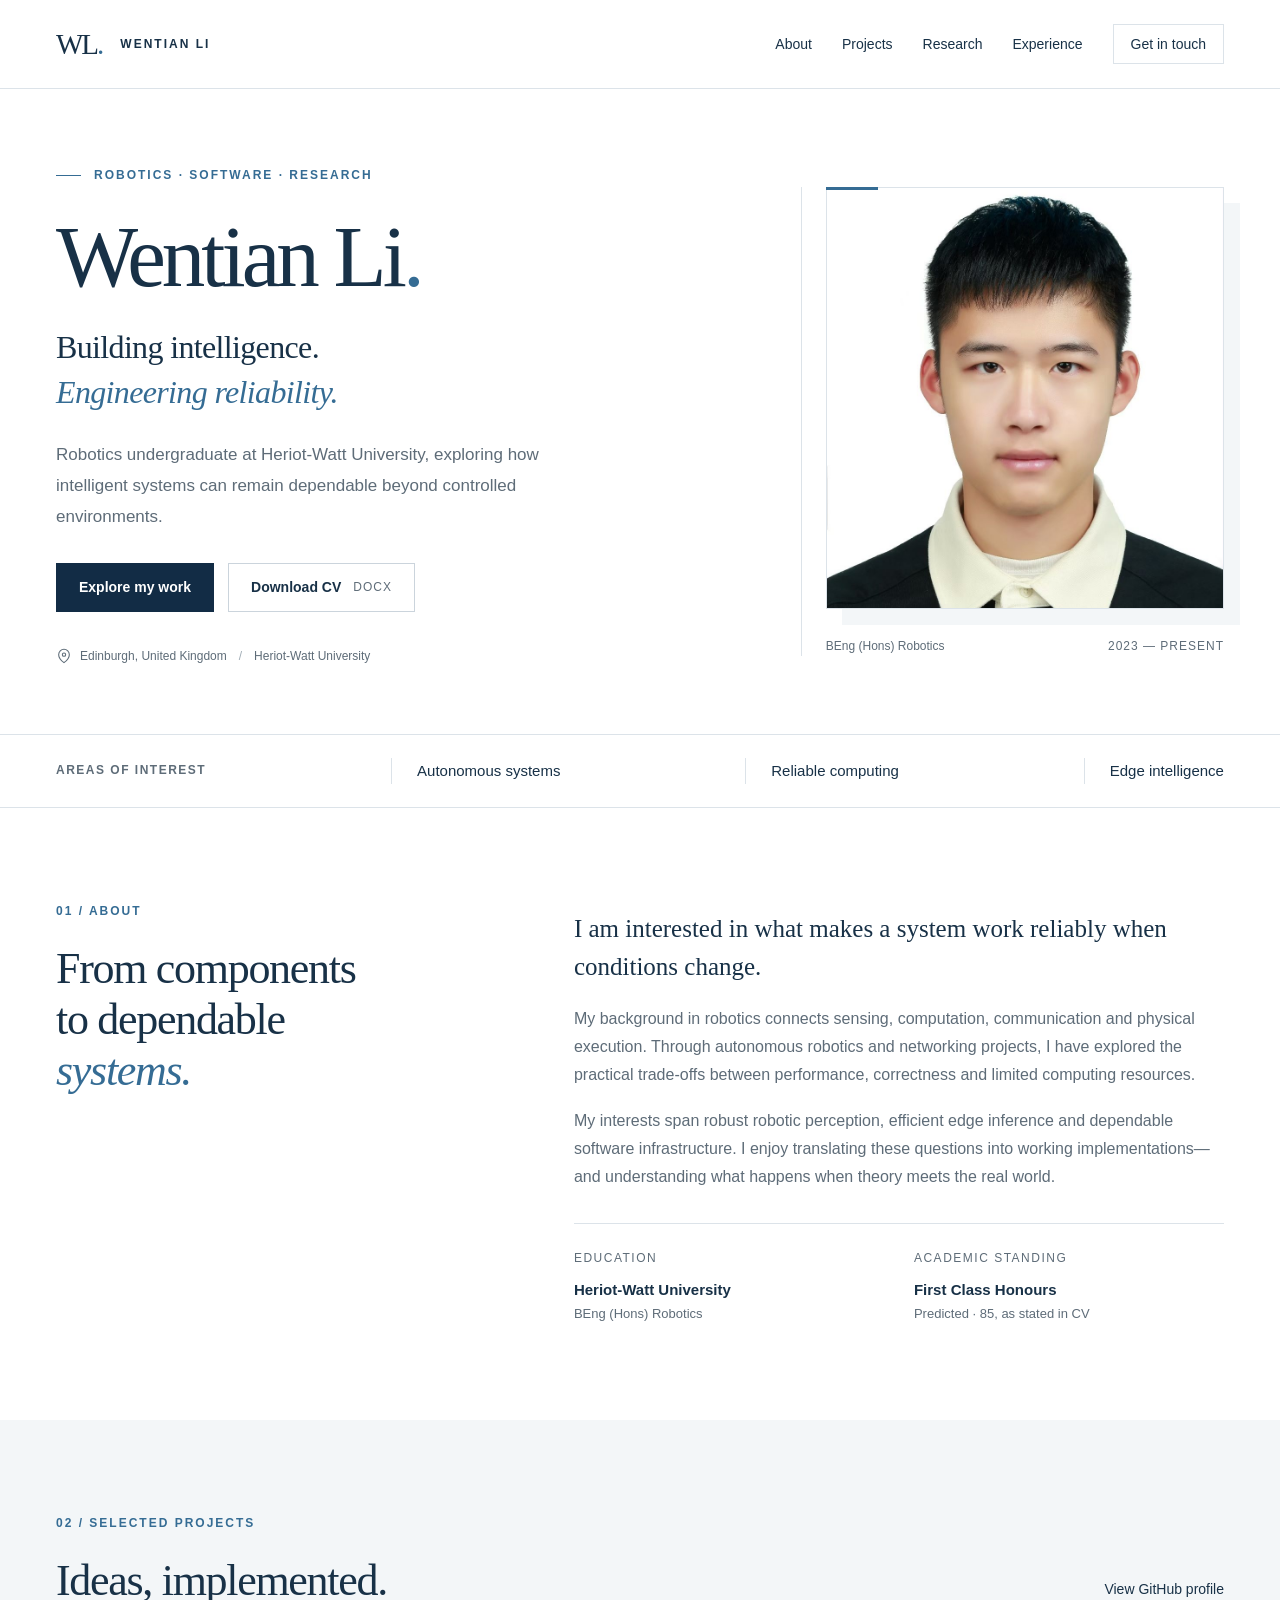
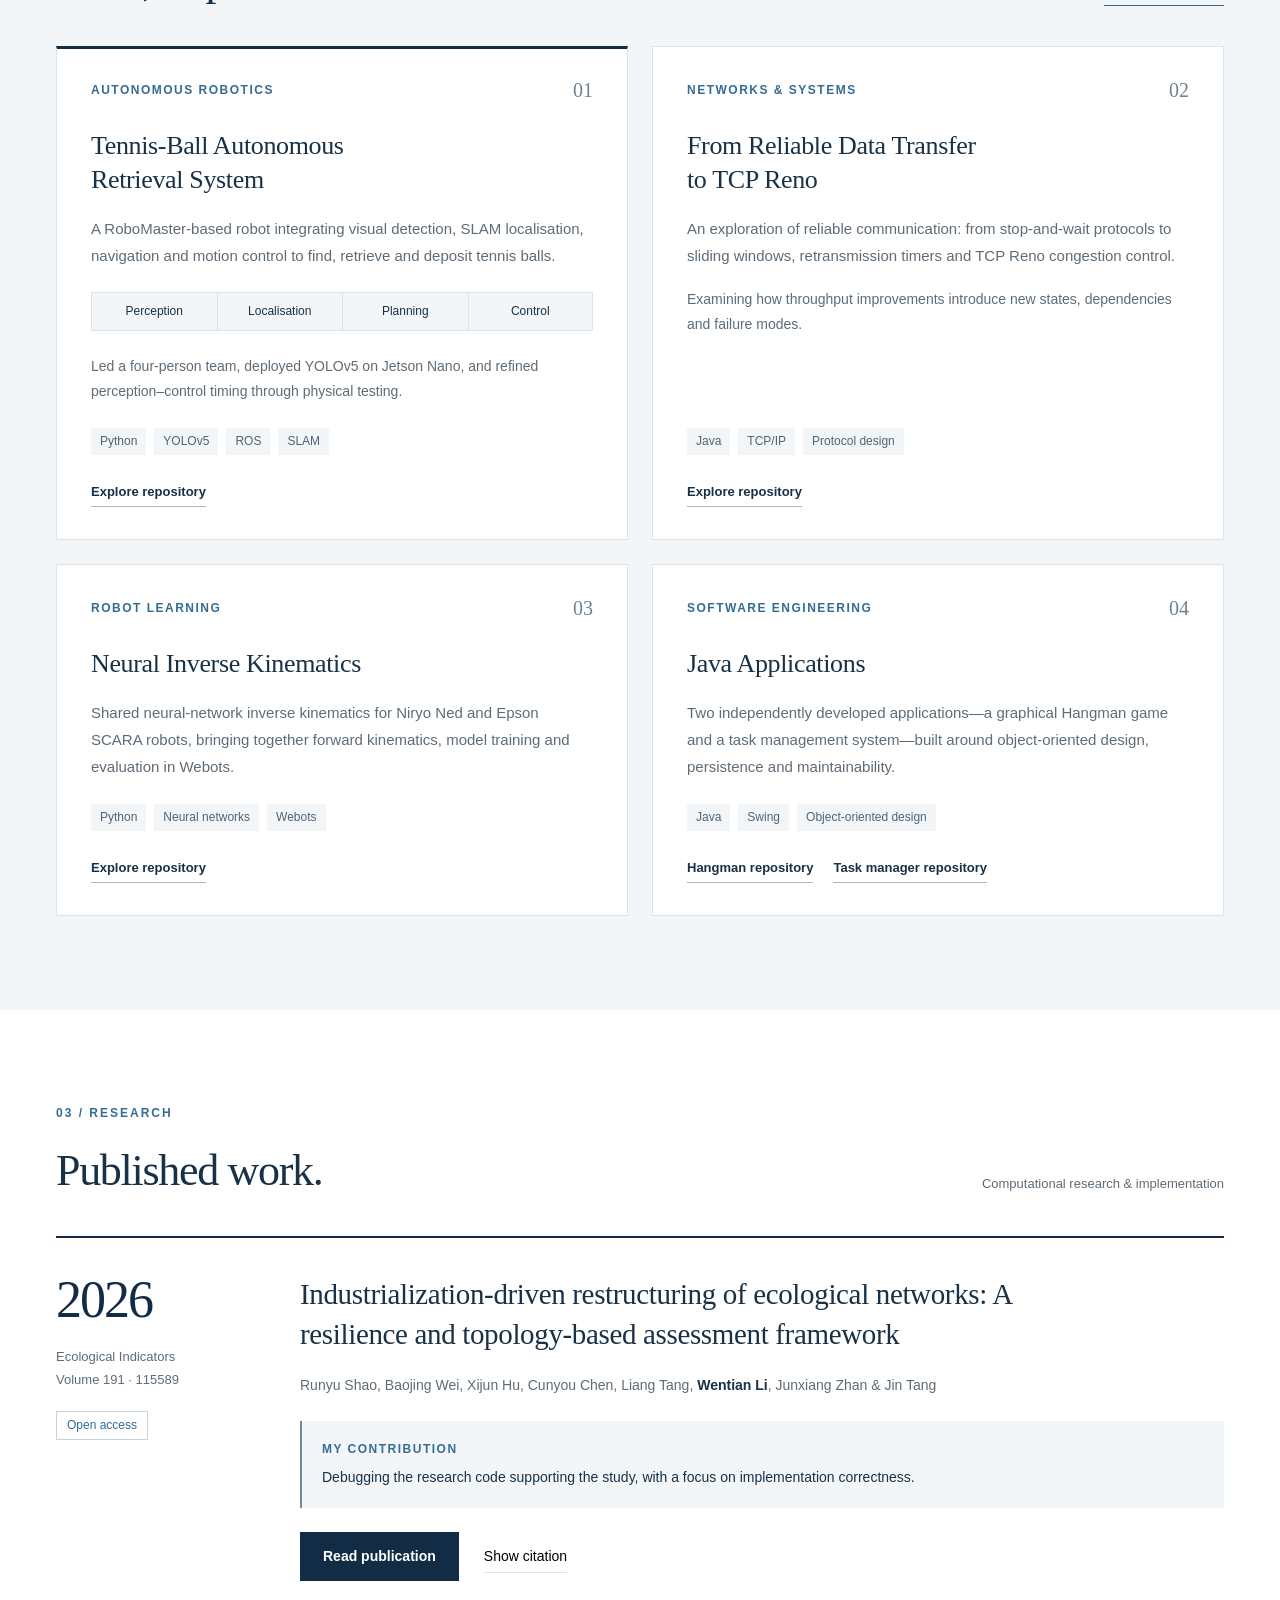
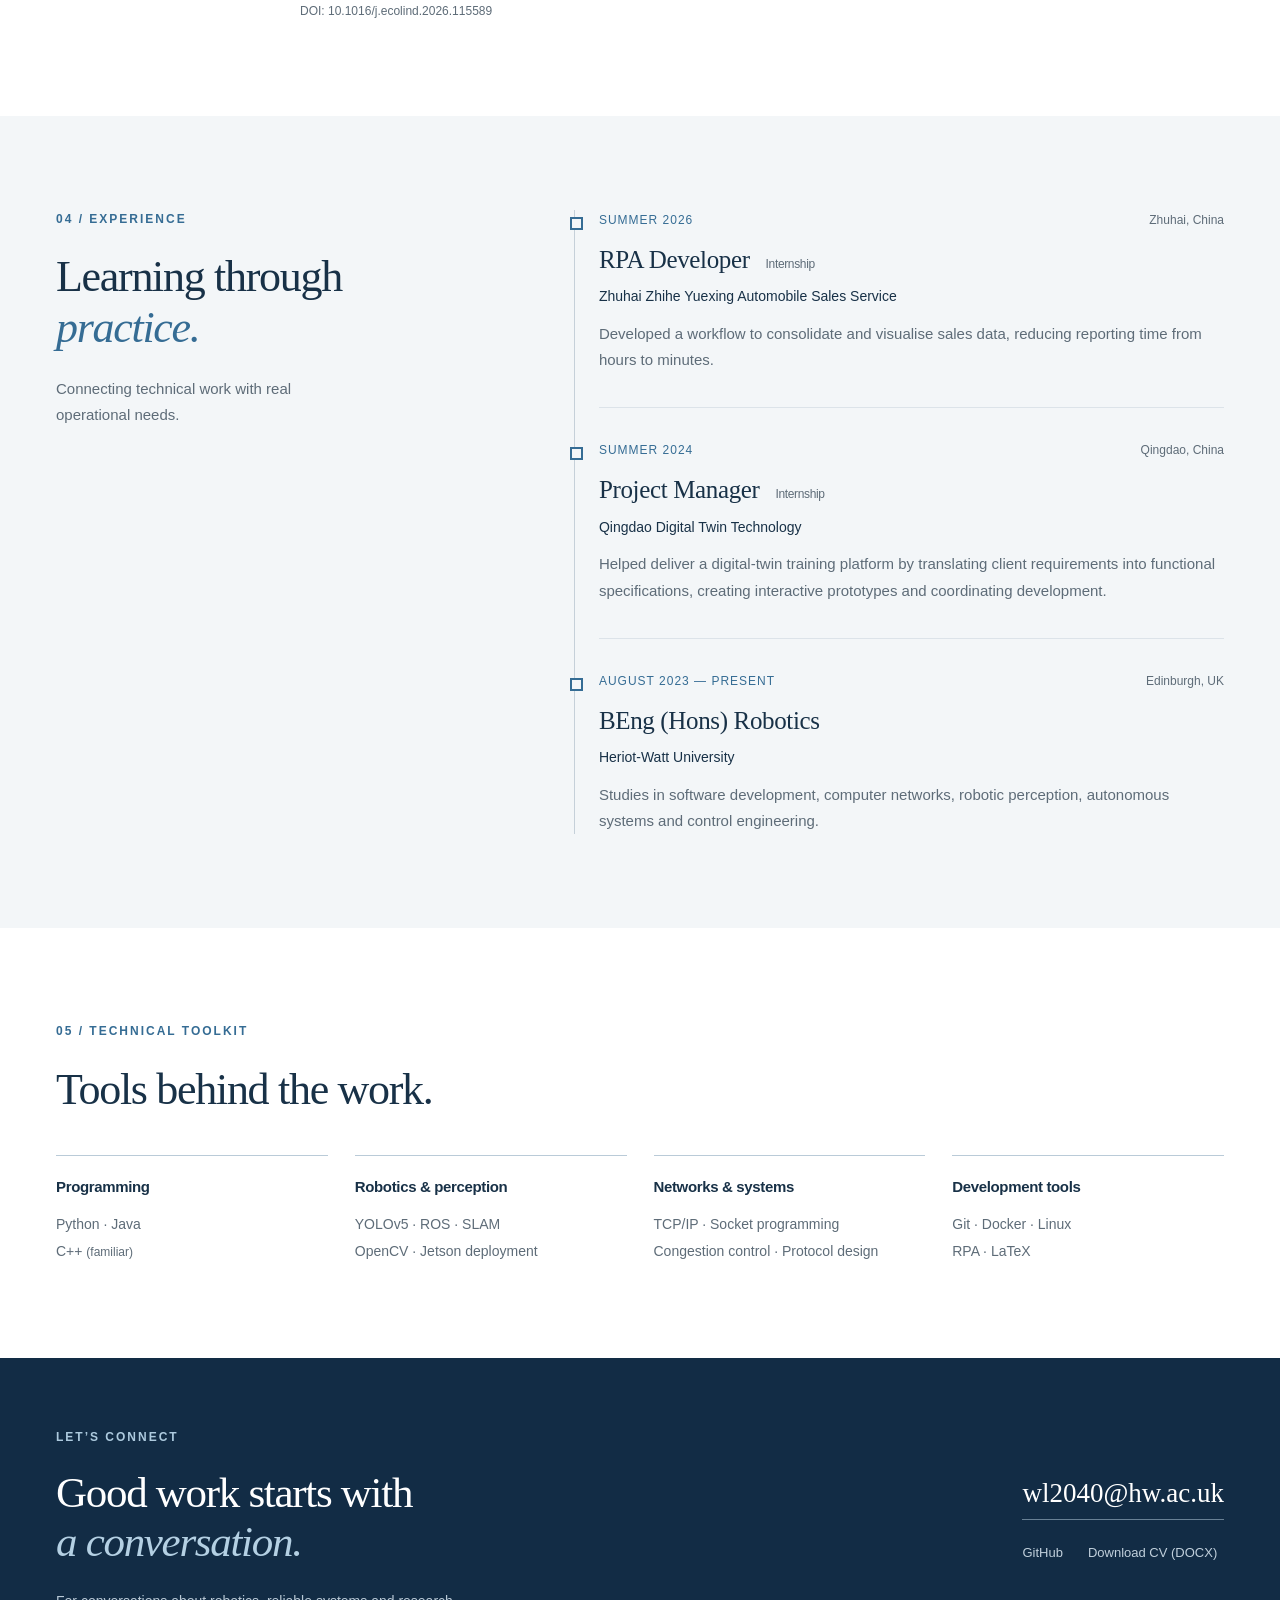
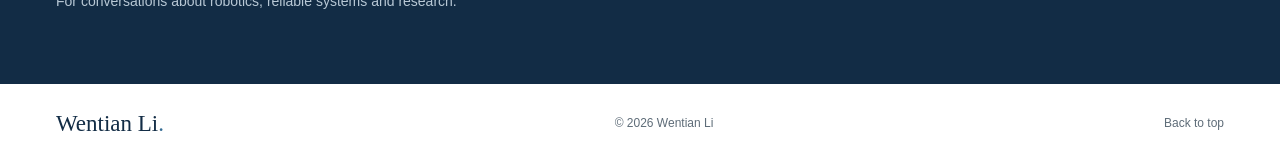
<file: index.html>
<!doctype html>
<html lang="en">
<head>
  <meta charset="utf-8">
  <meta name="viewport" content="width=device-width, initial-scale=1">
  <meta name="theme-color" content="#122c45">
  <title>Wentian Li | Robotics & Reliable Systems</title>
  <meta name="description" content="Wentian Li is a Robotics undergraduate at Heriot-Watt University exploring reliable software systems, robotic perception and edge intelligence. Discover projects, research and experience.">
  <meta property="og:title" content="Wentian Li | Robotics & Reliable Systems">
  <meta property="og:description" content="Robotics, software systems and research. The academic portfolio of Wentian Li.">
  <meta property="og:type" content="website">
  <link rel="icon" type="image/svg+xml" href="data:image/svg+xml,%3Csvg xmlns='http://www.w3.org/2000/svg' viewBox='0 0 64 64'%3E%3Crect width='64' height='64' rx='12' fill='%23122c45'/%3E%3Ctext x='32' y='42' font-family='Georgia' font-size='32' text-anchor='middle' fill='white'%3EWL%3C/text%3E%3C/svg%3E">
  <link rel="stylesheet" href="styles.css">
  <script src="script.js" defer></script>
</head>
<body>
  <a class="skip-link" href="#main">Skip to content</a>
  <header class="site-header">
    <div class="container header-inner">
      <a class="wordmark" href="#home" aria-label="Wentian Li home"><span class="monogram">WL<span>.</span></span><span>WENTIAN LI</span></a>
      <button class="menu-toggle" aria-expanded="false" aria-controls="main-nav">Menu <span aria-hidden="true">☰</span></button>
      <nav id="main-nav" aria-label="Main navigation">
        <a href="#about">About</a><a href="#projects">Projects</a><a href="#research">Research</a><a href="#experience">Experience</a><a class="nav-contact" href="#contact">Get in touch</a>
      </nav>
    </div>
  </header>
  <main id="main">
    <section id="home" class="hero container" aria-labelledby="hero-title">
      <div class="hero-copy">
        <p class="eyebrow"><span class="rule"></span> ROBOTICS · SOFTWARE · RESEARCH</p>
        <h1 id="hero-title">Wentian Li<span class="name-period">.</span></h1>
        <p class="hero-heading">Building intelligence.<br><em>Engineering reliability.</em></p>
        <p class="hero-description">Robotics undergraduate at Heriot-Watt University, exploring how intelligent systems can remain dependable beyond controlled environments.</p>
        <div class="hero-actions"><a class="button primary" href="#projects">Explore my work</a><a class="button secondary" href="assets/Wentian-Li-CV.docx" download>Download CV <span class="file-type">DOCX</span></a></div>
        <div class="hero-location"><svg viewBox="0 0 24 24" aria-hidden="true"><path d="M20 10c0 6-8 12-8 12S4 16 4 10a8 8 0 1 1 16 0Z"/><circle cx="12" cy="10" r="2.5"/></svg> Edinburgh, United Kingdom <span class="separator">/</span> Heriot-Watt University</div>
      </div>
      <figure class="portrait-block">
        <div class="portrait-frame"><img src="assets/wentian-li.jpg" alt="Portrait of Wentian Li" width="914" height="1280" fetchpriority="high"></div>
        <figcaption><span>BEng (Hons) Robotics</span><span>2023 — PRESENT</span></figcaption>
      </figure>
    </section>
    <div class="focus-strip"><div class="container focus-inner"><span class="eyebrow">AREAS OF INTEREST</span><span>Autonomous systems</span><span>Reliable computing</span><span>Edge intelligence</span></div></div>

    <section id="about" class="section container about-grid" aria-labelledby="about-title">
      <div class="section-intro"><p class="eyebrow">01 / ABOUT</p><h2 id="about-title">From components <br>to dependable <br><em>systems.</em></h2></div>
      <div class="about-copy"><p class="lead">I am interested in what makes a system work reliably when conditions change.</p><p>My background in robotics connects sensing, computation, communication and physical execution. Through autonomous robotics and networking projects, I have explored the practical trade-offs between performance, correctness and limited computing resources.</p><p>My interests span robust robotic perception, efficient edge inference and dependable software infrastructure. I enjoy translating these questions into working implementations—and understanding what happens when theory meets the real world.</p><div class="about-details"><div><span class="detail-label">EDUCATION</span><strong>Heriot-Watt University</strong><span>BEng (Hons) Robotics</span></div><div><span class="detail-label">ACADEMIC STANDING</span><strong>First Class Honours</strong><span>Predicted · 85, as stated in CV</span></div></div></div>
    </section>

    <section id="projects" class="projects-section section" aria-labelledby="projects-title"><div class="container">
      <div class="section-heading"><div><p class="eyebrow">02 / SELECTED PROJECTS</p><h2 id="projects-title">Ideas, implemented.</h2></div><a class="text-link" href="https://github.com/LeoWinter15" target="_blank" rel="noopener noreferrer">View GitHub profile</a></div>
      <div class="project-grid">
        <article class="project-card featured"><div class="card-top"><span class="project-category">AUTONOMOUS ROBOTICS</span><span class="project-number">01</span></div><h3>Tennis-Ball Autonomous <br>Retrieval System</h3><p>A RoboMaster-based robot integrating visual detection, SLAM localisation, navigation and motion control to find, retrieve and deposit tennis balls.</p><div class="system-flow" aria-label="System stages: Perception, localisation, planning and control"><span>Perception</span><span>Localisation</span><span>Planning</span><span>Control</span></div><p class="project-note" id="robot-role">Led a four-person team, deployed YOLOv5 on Jetson Nano, and refined perception–control timing through physical testing.</p><div class="tags"><span>Python</span><span>YOLOv5</span><span>ROS</span><span>SLAM</span></div><a class="project-link" href="https://github.com/LeoWinter15/Tennis-Ball-Autonomous-Retrieval-System" target="_blank" rel="noopener noreferrer">Explore repository <span class="sr-only">for Tennis-Ball Autonomous Retrieval System</span></a></article>
        <article class="project-card"><div class="card-top"><span class="project-category">NETWORKS & SYSTEMS</span><span class="project-number">02</span></div><h3>From Reliable Data Transfer <br>to TCP Reno</h3><p>An exploration of reliable communication: from stop-and-wait protocols to sliding windows, retransmission timers and TCP Reno congestion control.</p><p class="project-note">Examining how throughput improvements introduce new states, dependencies and failure modes.</p><div class="tags"><span>Java</span><span>TCP/IP</span><span>Protocol design</span></div><a class="project-link" href="https://github.com/LeoWinter15/Computer-Network-TCP-Experiment" target="_blank" rel="noopener noreferrer">Explore repository <span class="sr-only">for TCP Experiment</span></a></article>
        <article class="project-card"><div class="card-top"><span class="project-category">ROBOT LEARNING</span><span class="project-number">03</span></div><h3>Neural Inverse Kinematics</h3><p>Shared neural-network inverse kinematics for Niryo Ned and Epson SCARA robots, bringing together forward kinematics, model training and evaluation in Webots.</p><div class="tags"><span>Python</span><span>Neural networks</span><span>Webots</span></div><a class="project-link" href="https://github.com/LeoWinter15/Webots-Neural-IK-Dual-Arm-for-Ned-and-SCARA" target="_blank" rel="noopener noreferrer">Explore repository <span class="sr-only">for Neural Inverse Kinematics</span></a></article>
        <article class="project-card"><div class="card-top"><span class="project-category">SOFTWARE ENGINEERING</span><span class="project-number">04</span></div><h3>Java Applications</h3><p>Two independently developed applications—a graphical Hangman game and a task management system—built around object-oriented design, persistence and maintainability.</p><div class="tags"><span>Java</span><span>Swing</span><span>Object-oriented design</span></div><div class="paired-links"><a class="project-link" href="https://github.com/LeoWinter15/Hangman-Game-with-GUI-F27SB" target="_blank" rel="noopener noreferrer">Hangman repository</a><a class="project-link" href="https://github.com/LeoWinter15/Task-Management-System-F27SB" target="_blank" rel="noopener noreferrer">Task manager repository</a></div></article>
      </div>
    </div></section>

    <section id="research" class="section container" aria-labelledby="research-title">
      <div class="section-heading"><div><p class="eyebrow">03 / RESEARCH</p><h2 id="research-title">Published work.</h2></div><span class="section-side-note">Computational research & implementation</span></div>
      <article class="publication"><div class="publication-meta"><span class="publication-year">2026</span><span>Ecological Indicators</span><span>Volume 191 · 115589</span><span class="open-access">Open access</span></div><div class="publication-content"><h3>Industrialization-driven restructuring of ecological networks: A resilience and topology-based assessment framework</h3><p class="authors">Runyu Shao, Baojing Wei, Xijun Hu, Cunyou Chen, Liang Tang, <strong>Wentian Li</strong>, Junxiang Zhan & Jin Tang</p><p class="contribution"><span>MY CONTRIBUTION</span>Debugging the research code supporting the study, with a focus on implementation correctness.</p><div class="publication-actions"><a class="button primary" href="https://www.sciencedirect.com/science/article/pii/S1470160X2600991X" target="_blank" rel="noopener noreferrer">Read publication</a><button class="citation-toggle" aria-expanded="false" aria-controls="citation">Show citation</button></div><p class="doi">DOI: <a href="https://doi.org/10.1016/j.ecolind.2026.115589" target="_blank" rel="noopener noreferrer">10.1016/j.ecolind.2026.115589</a></p><div id="citation" class="citation-box" hidden><p>Shao, R., Wei, B., Hu, X., Chen, C., Tang, L., Li, W., Zhan, J., & Tang, J. (2026). Industrialization-driven restructuring of ecological networks: A resilience and topology-based assessment framework. <i>Ecological Indicators, 191</i>, 115589. https://doi.org/10.1016/j.ecolind.2026.115589</p></div></div></article>
    </section>

    <section id="experience" class="section experience-section" aria-labelledby="experience-title"><div class="container experience-grid">
      <div class="section-intro"><p class="eyebrow">04 / EXPERIENCE</p><h2 id="experience-title">Learning through<br><em>practice.</em></h2><p>Connecting technical work with real operational needs.</p></div>
      <div class="timeline"><article class="timeline-item"><p class="timeline-date">SUMMER 2026 <span>Zhuhai, China</span></p><h3>RPA Developer <span>Internship</span></h3><p class="organisation">Zhuhai Zhihe Yuexing Automobile Sales Service</p><p>Developed a workflow to consolidate and visualise sales data, reducing reporting time from hours to minutes.</p></article><article class="timeline-item"><p class="timeline-date">SUMMER 2024 <span>Qingdao, China</span></p><h3>Project Manager <span>Internship</span></h3><p class="organisation">Qingdao Digital Twin Technology</p><p>Helped deliver a digital-twin training platform by translating client requirements into functional specifications, creating interactive prototypes and coordinating development.</p></article><article class="timeline-item"><p class="timeline-date">AUGUST 2023 — PRESENT <span>Edinburgh, UK</span></p><h3>BEng (Hons) Robotics</h3><p class="organisation">Heriot-Watt University</p><p>Studies in software development, computer networks, robotic perception, autonomous systems and control engineering.</p></article></div>
    </div></section>

    <section class="section container skills-section" aria-labelledby="skills-title"><div class="section-heading"><div><p class="eyebrow">05 / TECHNICAL TOOLKIT</p><h2 id="skills-title">Tools behind the work.</h2></div></div><div class="skills-grid"><div><h3>Programming</h3><p>Python · Java<br>C++ <span class="muted">(familiar)</span></p></div><div><h3>Robotics & perception</h3><p>YOLOv5 · ROS · SLAM<br>OpenCV · Jetson deployment</p></div><div><h3>Networks & systems</h3><p>TCP/IP · Socket programming<br>Congestion control · Protocol design</p></div><div><h3>Development tools</h3><p>Git · Docker · Linux<br>RPA · LaTeX</p></div></div></section>

    <section id="contact" class="contact-section" aria-labelledby="contact-title"><div class="container contact-inner"><div><p class="eyebrow">LET’S CONNECT</p><h2 id="contact-title">Good work starts with<br><em>a conversation.</em></h2><p>For conversations about robotics, reliable systems and research.</p></div><div class="contact-links"><a class="email-link" href="mailto:wl2040@hw.ac.uk">wl2040@hw.ac.uk</a><div><a href="https://github.com/LeoWinter15" target="_blank" rel="noopener noreferrer">GitHub</a><a href="assets/Wentian-Li-CV.docx" download>Download CV (DOCX)</a></div></div></div></section>
  </main>
  <footer class="container footer"><a class="footer-name" href="#home">Wentian Li<span>.</span></a><p>© 2026 Wentian Li</p><a href="#home">Back to top</a></footer>
</body>
</html>
</file>
<file: styles.css>
:root{--navy:#122c45;--ink:#183147;--muted:#5e6c78;--blue:#356c94;--line:#dce3e9;--light:#f3f6f8;--white:#fff;--serif:Georgia,'Times New Roman',serif;--sans:Inter,'Segoe UI',Arial,sans-serif}*{box-sizing:border-box}html{scroll-behavior:smooth;scroll-padding-top:100px}body{margin:0;color:var(--ink);background:#fff;font:16px/1.75 var(--sans);-webkit-font-smoothing:antialiased}a{color:inherit;text-decoration:none}button{font:inherit;cursor:pointer}a,button{-webkit-tap-highlight-color:transparent}a:focus-visible,button:focus-visible{outline:3px solid #4d91c1;outline-offset:5px}a:hover{color:var(--blue)}button:hover{color:var(--blue)}h1,h2,h3,p,figure{margin:0}h1,h2,h3{font-weight:400}h2{font:44px/1.16 var(--serif);letter-spacing:-1.3px}h2 em{color:var(--blue);font-weight:400}h3{font:26px/1.3 var(--serif);letter-spacing:-.35px}p+p{margin-top:18px}svg{width:16px;height:16px;fill:none;stroke:currentColor;stroke-width:1.6;flex-shrink:0}.container{width:min(1180px,calc(100% - 112px));margin-inline:auto}.section{padding-block:94px}section[id]{scroll-margin-top:20px}.eyebrow{font-size:12px;font-weight:650;letter-spacing:2px;line-height:1.6}.site-header{position:sticky;top:0;z-index:10;background:rgba(255,255,255,.96);border-bottom:1px solid var(--line);backdrop-filter:blur(14px)}.header-inner{display:flex;align-items:center;justify-content:space-between;min-height:88px;gap:24px}.wordmark{display:flex;align-items:center;gap:18px;font-size:12px;letter-spacing:2px;font-weight:600}.monogram{font:29px/1 var(--serif);letter-spacing:-2px}.monogram span,.footer-name span{color:var(--blue)}nav{display:flex;align-items:center;gap:30px;font-size:14px}nav a{position:relative}nav a[aria-current=location]:not(.nav-contact){color:var(--blue)}.nav-contact{border:1px solid var(--line);padding:7px 17px}.menu-toggle{display:none}.hero{display:grid;grid-template-columns:1.5fr 1fr;align-items:center;gap:80px;padding-block:77px 67px}.hero .eyebrow{display:flex;align-items:center;gap:13px;color:var(--blue)}.rule{display:inline-block;width:25px;height:1px;background:var(--blue)}h1{font:clamp(58px,6.8vw,88px)/1.1 var(--serif);letter-spacing:-4px;margin:24px 0 20px}.name-period{color:var(--blue)}.hero-heading{font:32px/1.4 var(--serif);letter-spacing:-.65px}.hero-heading em{color:var(--blue);font-weight:400}.hero-description{max-width:520px;color:var(--muted);font-size:17px;margin-top:24px;line-height:1.85}.hero-actions{display:flex;gap:14px;flex-wrap:wrap;margin-top:30px}.button{display:inline-flex;align-items:center;justify-content:center;gap:12px;min-height:49px;padding:11px 22px;font-size:14px;font-weight:600;transition:background .2s,color .2s}.primary{color:#fff;background:var(--navy);border:1px solid var(--navy)}.primary:hover{background:#254b6c;color:#fff}.secondary{border:1px solid #cbd4dc}.secondary:hover{background:var(--light)}.file-type{font-size:12px;font-weight:400;letter-spacing:1px;color:var(--muted)}.hero-location{display:flex;align-items:center;gap:8px;flex-wrap:wrap;font-size:12px;color:var(--muted);margin-top:34px}.separator{margin:0 4px;color:#a0acb5}.portrait-block{position:relative;margin:10px 0 0 12px;padding:0 0 0 24px;border-left:1px solid var(--line)}.portrait-frame{background:#f3f5f6;border:1px solid var(--line);position:relative;box-shadow:16px 16px 0 var(--light)}.portrait-frame:before{content:'';position:absolute;top:-1px;left:-1px;width:52px;height:3px;background:var(--blue);z-index:1}.portrait-frame img{width:100%;height:420px;display:block;object-fit:cover;object-position:center 26%}.portrait-block figcaption{display:flex;justify-content:space-between;gap:15px;font-size:12px;line-height:1.7;padding-top:27px;color:var(--muted)}.portrait-block figcaption span:last-child{font-size:12px;letter-spacing:1px}.focus-strip{border-block:1px solid var(--line)}.focus-inner{display:flex;align-items:center;justify-content:space-between;gap:24px;padding-block:23px;font-size:15px}.focus-inner .eyebrow{color:var(--muted);font-size:12px;letter-spacing:1.5px}.focus-inner>span+span{padding-left:25px;border-left:1px solid var(--line)}.section-intro .eyebrow,.section-heading .eyebrow{color:var(--blue);margin-bottom:22px}.about-grid{display:grid;grid-template-columns:.9fr 1.4fr;gap:100px}.about-copy{padding-top:8px;color:var(--muted)}.about-copy .lead{font:25px/1.5 var(--serif);color:var(--ink);margin-bottom:20px}.about-details{display:grid;grid-template-columns:1fr 1fr;gap:30px;border-top:1px solid var(--line);margin-top:32px;padding-top:24px}.about-details>div{display:flex;flex-direction:column;font-size:13px}.detail-label{font-size:12px;letter-spacing:1.5px;margin-bottom:8px}.about-details strong{font-size:15px;color:var(--ink);font-weight:600}.projects-section{background:var(--light)}.section-heading{display:flex;justify-content:space-between;align-items:flex-end;gap:30px;margin-bottom:40px}.text-link{font-size:14px;border-bottom:1px solid var(--blue);padding-bottom:4px;white-space:nowrap}.project-grid{display:grid;grid-template-columns:1fr 1fr;gap:24px}.project-card{padding:32px 34px;background:#fff;border:1px solid var(--line);display:flex;flex-direction:column;align-items:flex-start;transition:box-shadow .2s,border-color .2s}.project-card:hover{border-color:#a6b9c9;box-shadow:0 8px 25px #132d4508}.card-top{display:flex;justify-content:space-between;align-items:center;width:100%;margin-bottom:27px}.project-category{font-size:12px;letter-spacing:1.5px;font-weight:600;color:var(--blue)}.project-number{font:20px var(--serif);color:#6e8292}.project-card h3{margin-bottom:18px}.project-card>p{font-size:15px;color:var(--muted);line-height:1.8}.project-card .project-note{font-size:14px}.project-card .tags{margin-top:auto;padding-top:24px}.tags{display:flex;flex-wrap:wrap;gap:8px}.tags span{font-size:12px;padding:3px 9px;background:var(--light);color:#506374}.project-link{display:inline-block;font-size:13px;font-weight:600;margin-top:26px;padding-bottom:2px;border-bottom:1px solid #a6b6c3}.featured{border-top:3px solid var(--navy);padding-top:30px}.system-flow{display:grid;grid-template-columns:repeat(4,1fr);width:100%;margin:23px 0;gap:0}.system-flow span{border-block:1px solid var(--line);border-left:1px solid var(--line);padding:8px 4px;text-align:center;font-size:12px;background:var(--light)}.system-flow span:last-child{border-right:1px solid var(--line)}.paired-links{display:flex;gap:20px;flex-wrap:wrap}.section-side-note{font-size:13px;color:var(--muted)}.publication{display:grid;grid-template-columns:200px 1fr;gap:44px;border-top:2px solid var(--navy);padding-top:36px}.publication-meta{display:flex;flex-direction:column;align-items:flex-start;font-size:13px;color:var(--muted)}.publication-year{font:52px/1 var(--serif);color:var(--navy);margin-bottom:20px;letter-spacing:-2px}.open-access{border:1px solid #c6d4df;margin-top:20px;padding:3px 10px;font-size:12px;color:var(--blue)}.publication-content h3{font-size:29px;line-height:1.4;max-width:810px}.authors{font-size:14px;color:var(--muted);margin-top:18px}.authors strong{color:var(--ink);font-weight:600}.contribution{font-size:14px;padding:18px 20px;background:var(--light);border-left:2px solid #6c8ca5;margin-block:24px}.contribution span{display:block;font-size:12px;letter-spacing:1.5px;margin-bottom:5px;font-weight:600;color:var(--blue)}.publication-actions{display:flex;gap:25px;align-items:center}.citation-toggle{border:0;border-bottom:1px solid var(--line);background:transparent;font-size:14px;padding:4px 0}.doi{font-size:12px;color:var(--muted);overflow-wrap:anywhere;margin-top:20px}.doi a:hover{text-decoration:underline}.citation-box{margin-top:20px;padding:20px;background:var(--light);font-size:14px;overflow-wrap:anywhere}.experience-section{background:var(--light)}.experience-grid{display:grid;grid-template-columns:.9fr 1.4fr;gap:100px}.section-intro>p:last-child:not(.eyebrow){font-size:15px;color:var(--muted);max-width:265px;margin-top:23px}.timeline{padding-left:24px;border-left:1px solid #c5d0d9}.timeline-item{position:relative;padding-bottom:34px;margin-bottom:32px;border-bottom:1px solid var(--line)}.timeline-item:last-child{margin-bottom:0;padding-bottom:0;border-bottom:0}.timeline-item:before{content:'';position:absolute;left:-29px;top:7px;width:9px;height:9px;border:2px solid var(--blue);background:var(--light)}.timeline-date{display:flex;justify-content:space-between;gap:10px;font-size:12px;letter-spacing:1px;color:var(--blue);margin-bottom:13px}.timeline-date span{letter-spacing:0;color:var(--muted)}.timeline h3{font-size:25px}.timeline h3 span{font:12px var(--sans);color:var(--muted);margin-left:10px}.organisation{font-size:14px;font-weight:500;margin-top:8px}.timeline-item>p:last-child{font-size:15px;color:var(--muted);margin-top:12px}.skills-grid{display:grid;grid-template-columns:repeat(4,1fr);gap:27px}.skills-grid>div{border-top:1px solid #bacbd8;padding-top:20px}.skills-grid h3{font:15px/1.5 var(--sans);font-weight:600;margin-bottom:13px}.skills-grid p{font-size:14px;color:var(--muted);line-height:1.9}.muted{font-size:12px}.contact-section{background:var(--navy);color:#fff;padding-block:70px}.contact-inner{display:flex;justify-content:space-between;align-items:center;gap:50px}.contact-inner .eyebrow{color:#adcade;margin-bottom:20px}.contact-inner h2{font-size:43px}.contact-inner h2 em{color:#b4d0e3}.contact-inner p:last-child{font-size:14px;color:#b8c8d5;margin-top:22px}.contact-links{flex-shrink:0}.email-link{font:27px var(--serif);padding-bottom:10px;border-bottom:1px solid #688094;display:inline-block}.contact-links>div{display:flex;gap:25px;margin-top:22px;font-size:13px;color:#c1d0dc}.contact-links a:hover{color:#fff;text-decoration:underline;text-underline-offset:5px}.footer{display:flex;justify-content:space-between;align-items:center;gap:20px;padding-block:27px;font-size:12px;color:var(--muted)}.footer-name{font:23px var(--serif);color:var(--navy)}.skip-link{position:fixed;top:-100px;left:20px;background:var(--navy);color:white;padding:12px 24px;z-index:50}.skip-link:focus{top:15px}.sr-only{position:absolute;width:1px;height:1px;padding:0;margin:-1px;overflow:hidden;clip:rect(0,0,0,0);white-space:nowrap;border:0}[hidden]{display:none!important}
@media(min-width:1500px){.hero{padding-block:96px 80px}.portrait-frame img{height:455px}}
@media(max-width:1100px){.container{width:calc(100% - 64px)}.hero{gap:35px}.portrait-block{padding-left:16px;margin-left:0}.portrait-frame img{height:385px}nav{gap:20px}.hero-heading{font-size:29px}.hero-location{font-size:12px}.about-grid,.experience-grid{gap:55px}.project-card{padding-inline:26px}.focus-inner{font-size:13px;gap:14px}.focus-inner>span+span{padding-left:16px}.contact-inner h2{font-size:38px}.email-link{font-size:24px}.skills-grid{gap:20px}}
@media(max-width:760px){.container{width:calc(100% - 40px)}.header-inner{min-height:72px}.wordmark{gap:12px;font-size:12px}.monogram{font-size:27px}.menu-toggle{display:flex;align-items:center;gap:10px;background:none;border:1px solid var(--line);padding:7px 12px;font-size:14px;color:var(--navy)}nav{display:none;position:absolute;top:72px;left:0;right:0;background:white;flex-direction:column;align-items:stretch;gap:0;border-bottom:1px solid var(--line);box-shadow:0 14px 20px #122c4510;padding:10px 20px 20px}nav.is-open{display:flex}nav a{padding:11px 10px}nav .nav-contact{margin-top:7px}.hero{padding-block:45px;grid-template-columns:1fr;gap:36px}.hero-copy{max-width:590px}.hero .eyebrow{font-size:12px;letter-spacing:1.6px}h1{font-size:66px;letter-spacing:-2.8px;margin-top:19px}.hero-heading{font-size:30px}.hero-description{font-size:16px;margin-top:20px}.hero-actions{margin-top:25px}.button{padding-inline:18px}.hero-location{font-size:12px;margin-top:25px}.portrait-block{max-width:340px;width:83%;margin-inline:auto;padding-left:18px}.portrait-frame img{height:345px;object-position:center 28%}.portrait-block figcaption{padding-top:23px}.focus-inner{display:grid;grid-template-columns:1fr 1fr;gap:14px 20px;padding-block:20px}.focus-inner>span+span{border-left:0;padding-left:0}.focus-inner .eyebrow{font-size:12px}.section{padding-block:62px}h2{font-size:37px;letter-spacing:-1px}.about-grid,.experience-grid{grid-template-columns:1fr;gap:30px}.about-grid h2 br{display:none}.about-grid h2 br:after{content:' '}.about-grid h2{max-width:360px}.about-copy .lead{font-size:24px}.about-details{gap:18px}.about-details strong{font-size:14px}.about-details>div{font-size:12px}.section-heading{gap:20px;align-items:flex-start;flex-direction:column;margin-bottom:28px}.section-intro .eyebrow,.section-heading .eyebrow{margin-bottom:16px}.text-link{font-size:13px}.project-grid{grid-template-columns:1fr;gap:18px}.project-card{padding:27px 24px}.featured{padding-top:25px}.project-card h3{font-size:26px}.project-card h3 br{display:none}.project-card h3 br:after{content:' '}.card-top{margin-bottom:22px}.publication{grid-template-columns:1fr;gap:25px;padding-top:25px}.publication-meta{flex-direction:row;flex-wrap:wrap;align-items:center;gap:8px 16px}.publication-year{font-size:32px;margin:0}.publication-meta>span:not(.publication-year){font-size:12px}.open-access{margin:0}.publication-content h3{font-size:26px}.section-side-note{font-size:12px}.timeline-date{font-size:12px;flex-wrap:wrap}.timeline h3{font-size:24px}.skills-grid{grid-template-columns:1fr 1fr;gap:30px 20px}.skills-grid p{font-size:13px}.contact-section{padding-block:50px}.contact-inner{flex-direction:column;align-items:flex-start;gap:32px}.contact-inner h2{font-size:37px}.contact-links{flex-shrink:1;max-width:100%}.email-link{font-size:26px;overflow-wrap:anywhere}.footer{flex-wrap:wrap;gap:15px}.footer-name{font-size:21px}}
@media(max-width:360px){h1{font-size:57px}.hero-heading{font-size:27px}.hero-actions{gap:10px}.button{font-size:13px;padding-inline:13px}.skills-grid{grid-template-columns:1fr}.publication-actions{gap:16px}.portrait-block{width:90%}.system-flow span{font-size:12px}.email-link{font-size:24px}}
@media(prefers-reduced-motion:reduce){html{scroll-behavior:auto}*{transition:none!important}}
@media print{.site-header,.hero-actions,.contact-section,.footer,.focus-strip,.citation-toggle{display:none}.container{width:100%}.section{padding-block:25px}.hero{padding:0 0 20px;gap:30px;grid-template-columns:2fr 1fr}.portrait-frame img{height:230px}.portrait-block{padding:0}.hero h1{font-size:48px}.hero-heading{font-size:24px}.project-card,.publication,.timeline-item{break-inside:avoid}.project-grid{gap:15px}.project-card{padding:20px}.project-card p,.about-copy p{font-size:12px}.projects-section,.experience-section{background:white}h2{font-size:30px}.about-grid,.experience-grid{gap:30px}.contact-links{color:var(--ink)}}

.about-grid>*,.experience-grid>*,.project-grid>*,.publication>*{min-width:0}
@media(max-width:360px){.about-details{grid-template-columns:1fr}.system-flow{grid-template-columns:1fr 1fr}.publication-actions{flex-wrap:wrap}}
</file>
